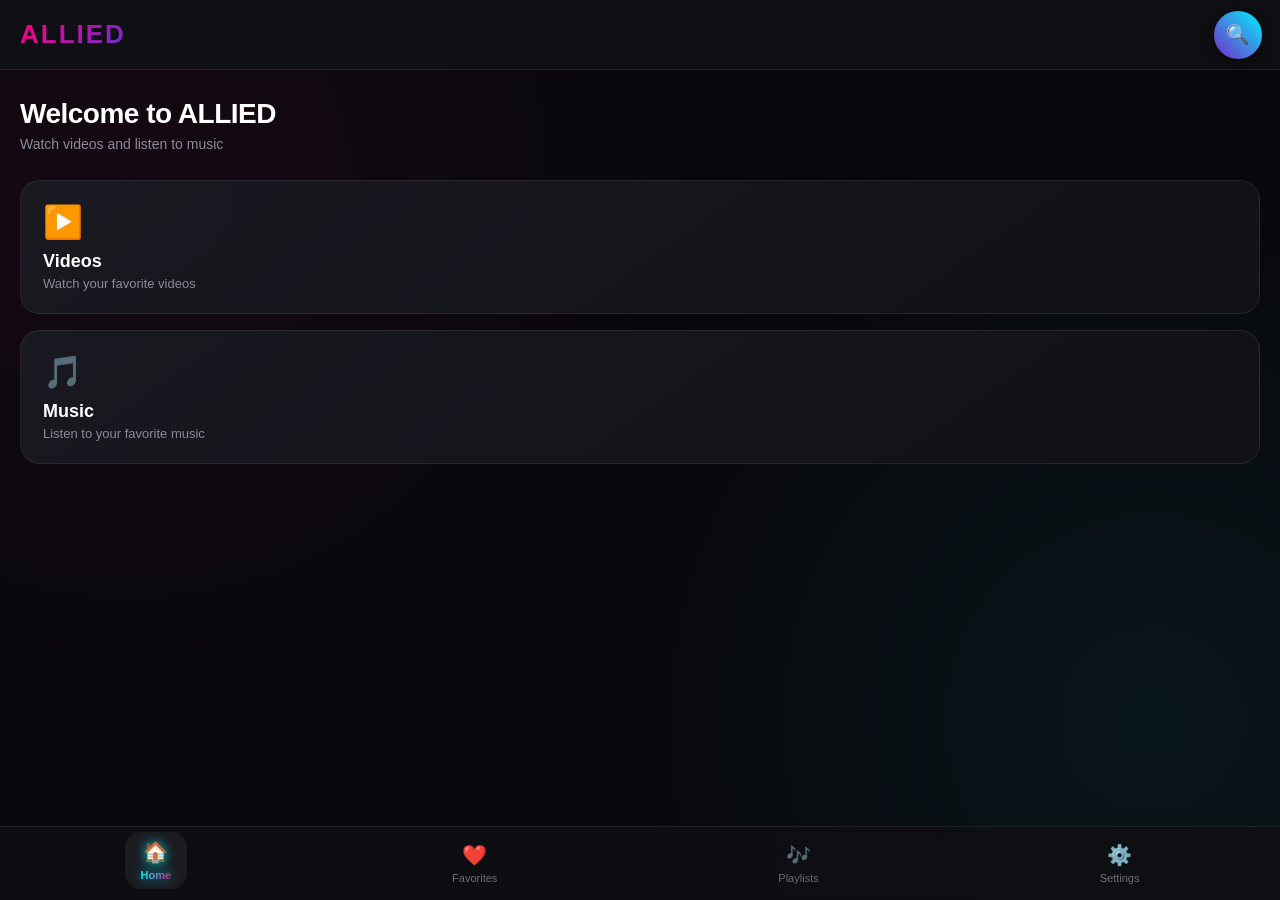
<file: index.html>
<!DOCTYPE html>
<html lang="en">
<head>
    <meta charset="UTF-8">
    <meta name="viewport" content="width=device-width, initial-scale=1.0">

    <title>ALLIED</title>

    <link rel="stylesheet" href="style.css">
</head>

<body>

    <header class="header">
        <div class="logo">ALLIED</div>

        <button class="search-btn" onclick="openSearch()">
            🔍
        </button>
    </header>

    <main class="home">

        <h1>Welcome to ALLIED</h1>

        <p class="subtitle">
            Watch videos and listen to music
        </p>

        <div class="cards">

            <button class="main-card" onclick="openVideos()">
                <span>▶️</span>
                <strong>Videos</strong>
                <small>Watch your favorite videos</small>
            </button>

            <button class="main-card" onclick="openMusic()">
                <span>🎵</span>
                <strong>Music</strong>
                <small>Listen to your favorite music</small>
            </button>

        </div>

    </main>

    <nav class="bottom-nav">

        <button onclick="goHome()">
            🏠
            <span>Home</span>
        </button>

        <button onclick="openFavorites()">
            ❤️
            <span>Favorites</span>
        </button>

        <button onclick="openPlaylists()">
    🎶
    <span>Playlists</span>
        </button>

        <button onclick="openSettings()">
            ⚙️
            <span>Settings</span>
        </button>

    </nav>

    <script src="script.js"></script>

</body>
</html>
</file>
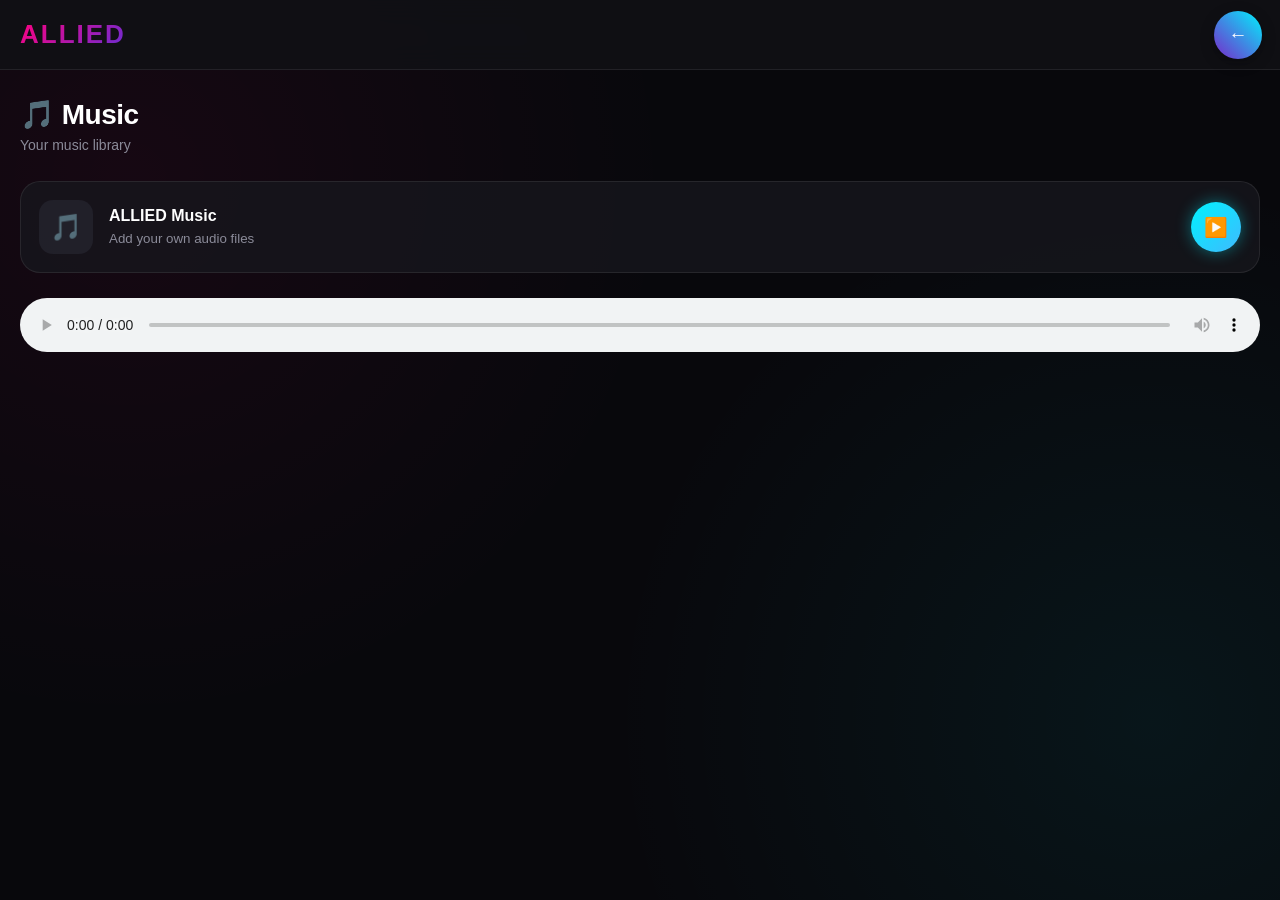
<file: music.html>
<!DOCTYPE html>
<html lang="en">

<head>

    <meta charset="UTF-8">

    <meta name="viewport"
          content="width=device-width, initial-scale=1.0">

    <title>ALLIED Music</title>

    <link rel="stylesheet"
          href="style.css">

</head>

<body>

<header class="header">

    <div class="logo">
        ALLIED
    </div>

    <button
        class="search-btn"
        onclick="history.back()">
        ←
    </button>

</header>


<main class="home">

    <h1>🎵 Music</h1>

    <p class="subtitle">
        Your music library
    </p>


    <div class="music-card">

        <div class="music-icon">
            🎵
        </div>

        <div class="music-details">

            <strong>
                ALLIED Music
            </strong>

            <small>
                Add your own audio files
            </small>

        </div>

        <button
            id="playButton"
            onclick="toggleMusic()">

            ▶️

        </button>

    </div>


    <audio
        id="audioPlayer"
        controls
        preload="metadata">

        <source
            src="sample.mp3"
            type="audio/mpeg">

        Your browser does not support audio.

    </audio>

</main>


<script>

 const audio = document.getElementById("audioPlayer");
const button = document.getElementById("playButton");

function updateButton() {
    button.textContent = audio.paused ? "▶️" : "⏸️";
}

function setupMediaSession() {

    if (!("mediaSession" in navigator)) {
        return;
    }

    navigator.mediaSession.metadata = new MediaMetadata({
        title: "ALLIED Music",
        artist: "ALLIED",
        album: "ALLIED",
        artwork: [
            {
                src: "icon.png",
                sizes: "512x512",
                type: "image/png"
            }
        ]
    });

    navigator.mediaSession.setActionHandler(
        "play",
        function () {
            audio.play();
        }
    );

    navigator.mediaSession.setActionHandler(
        "pause",
        function () {
            audio.pause();
        }
    );

    navigator.mediaSession.setActionHandler(
        "seekbackward",
        function () {
            audio.currentTime =
                Math.max(0, audio.currentTime - 10);
        }
    );

    navigator.mediaSession.setActionHandler(
        "seekforward",
        function () {
            audio.currentTime =
                Math.min(
                    audio.duration || Infinity,
                    audio.currentTime + 10
                );
        }
    );
}

function toggleMusic() {

    if (audio.paused) {

        audio.play()
            .then(function () {
                updateButton();
            })
            .catch(function (error) {
                console.log(error);
            });

    } else {

        audio.pause();
        updateButton();

    }
}

audio.addEventListener("play", updateButton);
audio.addEventListener("pause", updateButton);

audio.addEventListener("ended", function () {
    updateButton();

    if ("mediaSession" in navigator) {
        navigator.mediaSession.playbackState = "none";
    }
});

audio.addEventListener("playing", function () {

    if ("mediaSession" in navigator) {
        navigator.mediaSession.playbackState = "playing";
    }

});

audio.addEventListener("pause", function () {

    if ("mediaSession" in navigator) {
        navigator.mediaSession.playbackState = "paused";
    }

});

setupMediaSession();
updateButton();
</script>

</body>

</html>
</file>
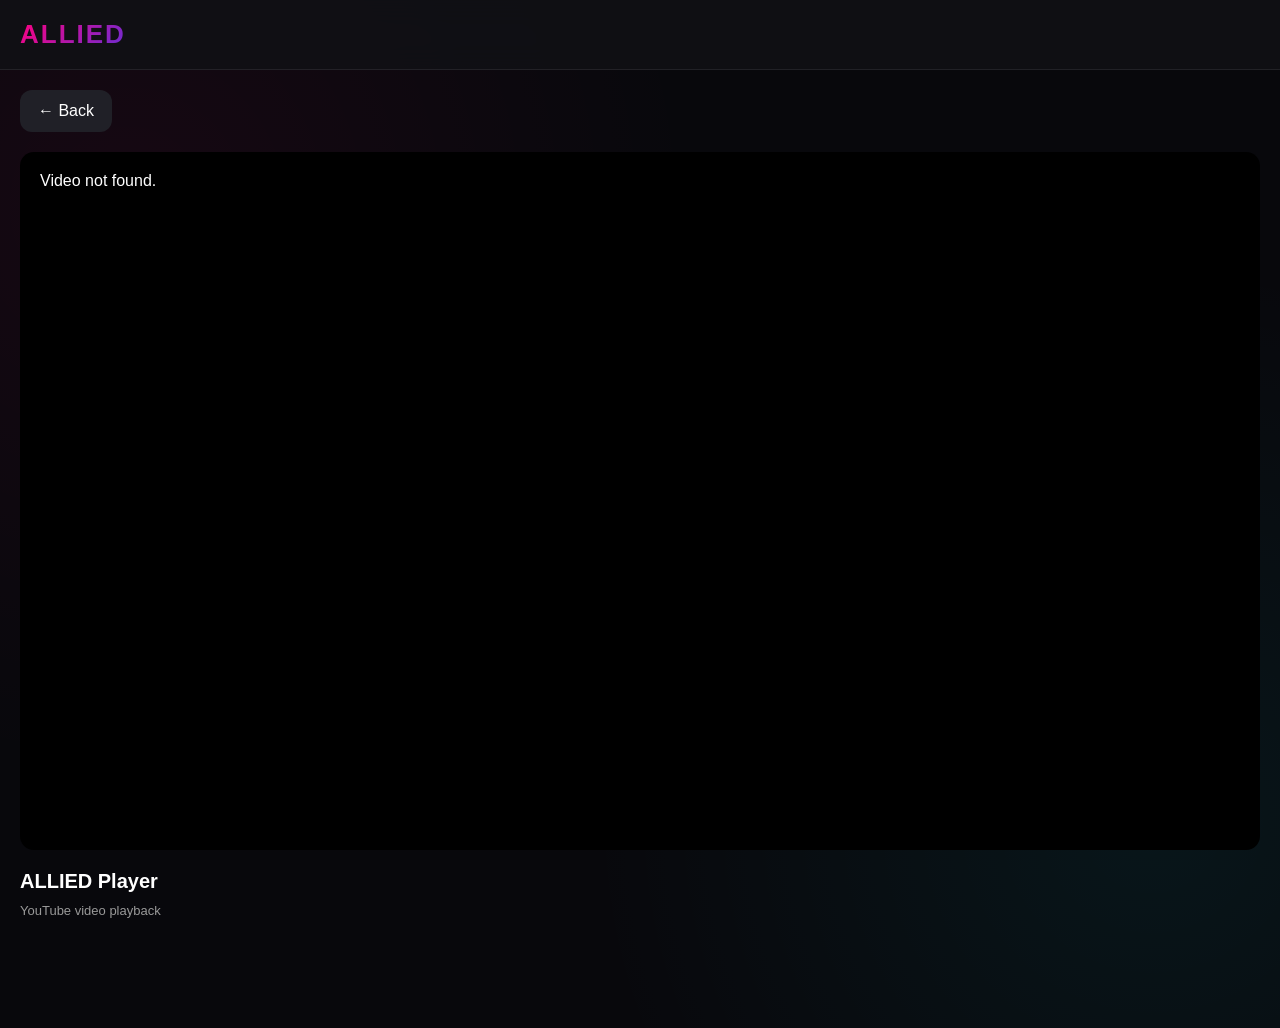
<file: player.html>
<!DOCTYPE html>
<html lang="en">
<head>
    <meta charset="UTF-8">
    <meta name="viewport"
          content="width=device-width, initial-scale=1.0">

    <title>ALLIED Player</title>

    <link rel="stylesheet" href="style.css">

    <style>
        .player-page {
            padding: 20px;
        }

        .back-button {
            background: #202027;
            color: white;
            border: none;
            border-radius: 12px;
            padding: 12px 18px;
            font-size: 16px;
            margin-bottom: 20px;
        }

        .player-container {
            width: 100%;
            aspect-ratio: 16 / 9;
            background: black;
            border-radius: 14px;
            overflow: hidden;
        }

        #player {
            width: 100%;
            height: 100%;
        }

        .player-title {
            margin-top: 20px;
            font-size: 20px;
            font-weight: bold;
        }

        .player-note {
            margin-top: 10px;
            color: #999;
            font-size: 13px;
        }
    </style>
</head>

<body>

<header class="header">

    <div class="logo">ALLIED</div>

</header>


<main class="player-page">

    <button
        class="back-button"
        onclick="history.back()">
        ← Back
    </button>


    <div class="player-container">

        <div id="player"></div>

    </div>


    <div class="player-title">
        ALLIED Player
    </div>

    <div class="player-note">
        YouTube video playback
    </div>

</main>


<script>

const params =
    new URLSearchParams(window.location.search);

const videoId =
    params.get("id");


if (!videoId) {

    document.getElementById("player").innerHTML =
        "<p style='color:white;padding:20px'>Video not found.</p>";

} else {

    const tag =
        document.createElement("script");

    tag.src =
        "https://www.youtube.com/iframe_api";

    document.head.appendChild(tag);

}


let alliedPlayer;


function onYouTubeIframeAPIReady() {

    alliedPlayer =
        new YT.Player("player", {

            videoId: videoId,

            playerVars: {

                autoplay: 1,

                playsinline: 1,

                rel: 0

            },

            events: {

                onReady: function(event) {

                    event.target.playVideo();

                }

            }

        });

}

</script>

</body>
</html>
</file>
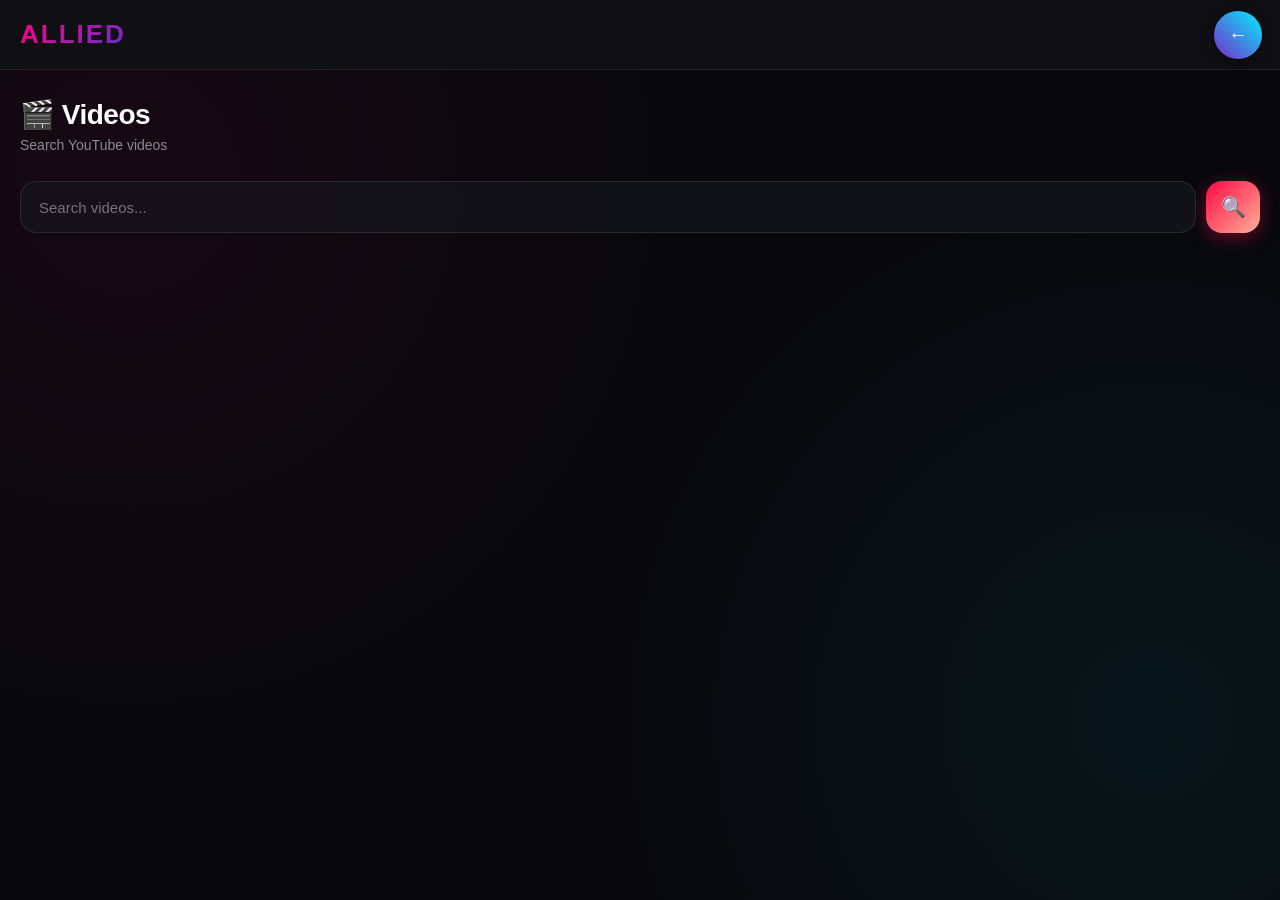
<file: videos.html>
<!DOCTYPE html>
<html lang="en">
<head>
    <meta charset="UTF-8">
    <meta name="viewport" content="width=device-width, initial-scale=1.0">

    <title>ALLIED Videos</title>

    <link rel="stylesheet" href="style.css">
</head>

<body>

<header class="header">

    <div class="logo">ALLIED</div>

    <button class="search-btn" onclick="history.back()">
        ←
    </button>

</header>


<main class="home">

    <h1>🎬 Videos</h1>

    <p class="subtitle">
        Search YouTube videos
    </p>


    <div class="search-box">

        <input
            id="searchInput"
            type="text"
            placeholder="Search videos..."
        >

        <button onclick="searchYouTube()">
            🔍
        </button>

    </div>


    <div id="loading"></div>

    <div id="results"></div>

</main>


<script>

const API_KEY = "AIzaSyAYrOmSmLjS4iuRssfE1HzjIsAch9NAivE ";


async function searchYouTube() {

    const query =
        document.getElementById("searchInput").value.trim();

    const results =
        document.getElementById("results");

    const loading =
        document.getElementById("loading");


    if (!query) {

        alert("Please enter a search");

        return;
    }


    loading.innerHTML = "🔄 Searching...";

    results.innerHTML = "";


    const url =
        "https://www.googleapis.com/youtube/v3/search" +
        "?part=snippet" +
        "&q=" + encodeURIComponent(query) +
        "&type=video" +
        "&maxResults=10" +
        "&key=" + API_KEY;


    try {

        const response = await fetch(url);

        const data = await response.json();


        loading.innerHTML = "";


        if (data.error) {

            console.log(data.error);

            results.innerHTML =
                "<p>❌ YouTube API error</p>";

            return;
        }


        data.items.forEach(item => {

            const videoId =
                item.id.videoId;

            const title =
                item.snippet.title;

            const thumbnail =
                item.snippet.thumbnails.medium.url;


            const card =
                document.createElement("div");

            card.className =
                "video-card";


            card.innerHTML = `

                <img
                    src="${thumbnail}"
                    alt=""
                >

                <div class="video-info">

                    <h3>${title}</h3>

                    <p>
                        ${item.snippet.channelTitle}
                    </p>

                </div>

            `;


            card.onclick = function() {

                openVideo(videoId);

            };


            results.appendChild(card);

        });


    } catch (error) {

        loading.innerHTML = "";

        results.innerHTML =
            "<p>❌ Network error</p>";

        console.log(error);

    }

}


function openVideo(videoId) {

    window.location.href =
        "player.html?id=" +
        encodeURIComponent(videoId);

}

</script>

</body>
</html>
</file>
<file: style.css>
* {
    box-sizing: border-box;
    margin: 0;
    padding: 0;
    font-family: 'Segoe UI', -apple-system, BlinkMacSystemFont, Roboto, sans-serif;
}

body {
    background: #08080c;
    color: #ffffff;
    min-height: 100vh;
    padding-bottom: 90px;
    background-image: 
        radial-gradient(circle at 10% 20%, rgba(255, 0, 128, 0.06) 0%, transparent 40%),
        radial-gradient(circle at 90% 80%, rgba(0, 242, 254, 0.06) 0%, transparent 40%);
}

/* Header */

.header {
    height: 70px;
    background: rgba(17, 17, 22, 0.85);
    backdrop-filter: blur(14px);
    display: flex;
    align-items: center;
    justify-content: space-between;
    padding: 0 20px;
    position: sticky;
    top: 0;
    z-index: 10;
    border-bottom: 1px solid rgba(255, 255, 255, 0.08);
}

.logo {
    font-size: 26px;
    font-weight: 900;
    letter-spacing: 2px;
    background: linear-gradient(135deg, #ff007f, #7928ca, #00f2fe);
    background-size: 200% auto;
    -webkit-background-clip: text;
    -webkit-text-fill-color: transparent;
    animation: shineFlow 4s linear infinite;
}

@keyframes shineFlow {
    to { background-position: 200% center; }
}

/* 1. Header Search Button: Pulsing Rainbow Ring */

.search-btn {
    width: 44px;
    height: 44px;
    border: none;
    border-radius: 50%;
    background: #14141b;
    color: #fff;
    font-size: 19px;
    cursor: pointer;
    position: relative;
    display: flex;
    align-items: center;
    justify-content: center;
    z-index: 1;
    box-shadow: 0 4px 15px rgba(0, 0, 0, 0.4);
    transition: transform 0.3s cubic-bezier(0.34, 1.56, 0.64, 1);
}

.search-btn::before {
    content: '';
    position: absolute;
    inset: -2px;
    border-radius: 50%;
    background: linear-gradient(45deg, #ff0055, #7928ca, #00f2fe, #ff0055);
    background-size: 300% 300%;
    z-index: -1;
    animation: rotateBorder 3s linear infinite;
}

@keyframes rotateBorder {
    0% { background-position: 0% 50%; }
    50% { background-position: 100% 50%; }
    100% { background-position: 0% 50%; }
}

.search-btn:hover {
    transform: scale(1.15) rotate(15deg);
    box-shadow: 0 0 20px rgba(121, 40, 202, 0.7);
}

.search-btn:active {
    transform: scale(0.92);
}

/* Home */

.home {
    padding: 28px 20px;
}

.home h1 {
    font-size: 28px;
    font-weight: 800;
    margin-bottom: 6px;
    letter-spacing: -0.5px;
}

.subtitle {
    color: #8b8b99;
    font-size: 14px;
    margin-bottom: 28px;
}

/* 2. Search Box & Submit Button: Neon Glow Bar */

.search-box {
    display: flex;
    gap: 10px;
    margin: 20px 0;
}

.search-box input {
    flex: 1;
    height: 52px;
    border: 1px solid rgba(255, 255, 255, 0.1);
    border-radius: 16px;
    background: rgba(22, 22, 30, 0.7);
    backdrop-filter: blur(8px);
    color: white;
    padding: 0 18px;
    font-size: 15px;
    outline: none;
    transition: all 0.3s ease;
}

.search-box input:focus {
    border-color: #ff007f;
    box-shadow: 0 0 18px rgba(255, 0, 127, 0.35);
    background: rgba(26, 26, 36, 0.9);
}

.search-box button {
    width: 54px;
    height: 52px;
    border: none;
    border-radius: 16px;
    background: linear-gradient(135deg, #ff0844 0%, #ffb199 50%, #ff0844 100%);
    background-size: 200% 200%;
    color: white;
    font-size: 20px;
    cursor: pointer;
    box-shadow: 0 4px 18px rgba(255, 8, 68, 0.4);
    animation: gradientShift 3s ease infinite;
    transition: transform 0.25s ease, box-shadow 0.25s ease;
}

@keyframes gradientShift {
    0% { background-position: 0% 50%; }
    50% { background-position: 100% 50%; }
    100% { background-position: 0% 50%; }
}

.search-box button:hover {
    transform: translateY(-2px) scale(1.05);
    box-shadow: 0 8px 25px rgba(255, 8, 68, 0.7);
}

.search-box button:active {
    transform: scale(0.95);
}

/* Video Card */

.video-card {
    display: flex;
    gap: 14px;
    margin-bottom: 18px;
    padding: 12px;
    border-radius: 16px;
    background: rgba(23, 23, 29, 0.7);
    border: 1px solid rgba(255, 255, 255, 0.05);
    cursor: pointer;
    transition: all 0.3s cubic-bezier(0.25, 0.8, 0.25, 1);
}

.video-card:hover {
    transform: translateY(-4px);
    background: rgba(30, 30, 40, 0.8);
    border-color: rgba(0, 242, 254, 0.3);
    box-shadow: 0 10px 24px rgba(0, 0, 0, 0.5), 0 0 15px rgba(0, 242, 254, 0.15);
}

.video-card img {
    width: 130px;
    height: 80px;
    object-fit: cover;
    border-radius: 12px;
}

.video-info {
    flex: 1;
}

.video-info h3 {
    color: white;
    font-size: 15px;
    line-height: 1.35;
    margin-bottom: 6px;
}

.video-info p {
    color: #8b8b99;
    font-size: 12px;
}

/* 3. Main Action Cards: Floating Glassmorphism */

.cards {
    display: flex;
    flex-direction: column;
    gap: 16px;
}

.main-card {
    width: 100%;
    min-height: 120px;
    border: 1px solid rgba(255, 255, 255, 0.08);
    border-radius: 20px;
    background: linear-gradient(145deg, rgba(28, 28, 36, 0.85), rgba(18, 18, 24, 0.85));
    backdrop-filter: blur(10px);
    color: white;
    text-align: left;
    padding: 22px;
    cursor: pointer;
    position: relative;
    overflow: hidden;
    transition: all 0.35s ease;
}

.main-card::after {
    content: '';
    position: absolute;
    inset: 0;
    background: linear-gradient(120deg, transparent 30%, rgba(255, 255, 255, 0.1) 50%, transparent 70%);
    transform: translateX(-100%);
    transition: transform 0.6s ease;
}

.main-card:hover {
    transform: translateY(-4px);
    border-color: rgba(255, 0, 127, 0.4);
    box-shadow: 0 12px 28px rgba(0, 0, 0, 0.6), 0 0 20px rgba(255, 0, 127, 0.2);
}

.main-card:hover::after {
    transform: translateX(100%);
}

.main-card:active {
    transform: scale(0.98);
}

.main-card span {
    display: block;
    font-size: 32px;
    margin-bottom: 10px;
}

.main-card strong {
    display: block;
    font-size: 18px;
    margin-bottom: 4px;
}

.main-card small {
    color: #8b8b99;
    font-size: 13px;
}

/* 4. Music Play Button: Cosmic Aurora Pulse */

.music-card {
    display: flex;
    align-items: center;
    gap: 16px;
    padding: 18px;
    margin-top: 20px;
    background: rgba(23, 23, 29, 0.8);
    border: 1px solid rgba(255, 255, 255, 0.08);
    border-radius: 20px;
}

.music-icon {
    width: 54px;
    height: 54px;
    display: flex;
    align-items: center;
    justify-content: center;
    background: rgba(40, 40, 52, 0.6);
    border-radius: 14px;
    font-size: 26px;
}

.music-details {
    flex: 1;
}

.music-details strong {
    display: block;
    font-size: 16px;
    margin-bottom: 4px;
}

.music-details small {
    color: #8b8b99;
}

.music-card button {
    width: 50px;
    height: 50px;
    border: none;
    border-radius: 50%;
    background: linear-gradient(135deg, #00f2fe, #4facfe, #6b11ff);
    background-size: 250% 250%;
    color: white;
    font-size: 19px;
    cursor: pointer;
    box-shadow: 0 0 16px rgba(0, 242, 254, 0.4);
    animation: rotateBorder 4s ease infinite alternate;
    transition: transform 0.3s cubic-bezier(0.175, 0.885, 0.32, 1.275), box-shadow 0.3s ease;
}

.music-card button:hover {
    transform: scale(1.18);
    box-shadow: 0 0 28px rgba(0, 242, 254, 0.85);
}

.music-card button:active {
    transform: scale(0.9);
}

#audioPlayer {
    width: 100%;
    margin-top: 25px;
}

/* 5. Bottom Navigation: Neon Glow Indicators */

.bottom-nav {
    position: fixed;
    left: 0;
    right: 0;
    bottom: 0;
    height: 74px;
    background: rgba(15, 15, 20, 0.88);
    backdrop-filter: blur(16px);
    border-top: 1px solid rgba(255, 255, 255, 0.08);
    display: flex;
    justify-content: space-around;
    align-items: center;
    z-index: 20;
}

.bottom-nav button {
    background: transparent;
    border: none;
    color: #6d6d7a;
    font-size: 20px;
    display: flex;
    flex-direction: column;
    align-items: center;
    gap: 5px;
    cursor: pointer;
    padding: 8px 16px;
    border-radius: 16px;
    transition: all 0.3s cubic-bezier(0.2, 0.8, 0.2, 1);
}

.bottom-nav button span {
    font-size: 11px;
    font-weight: 500;
}

/* Active & Hover States for Nav Buttons */
.bottom-nav button:first-child,
.bottom-nav button:hover {
    color: #fff;
    background: rgba(255, 255, 255, 0.06);
    transform: translateY(-3px);
    text-shadow: 0 0 12px rgba(0, 242, 254, 0.8);
}

.bottom-nav button:first-child span,
.bottom-nav button:hover span {
    background: linear-gradient(90deg, #00f2fe, #ff007f);
    -webkit-background-clip: text;
    -webkit-text-fill-color: transparent;
    font-weight: 700;
}

.bottom-nav button:active {
    transform: scale(0.92);
}

/* Responsive */

@media (max-width: 400px) {
    .home h1 {
        font-size: 24px;
    }

    .logo {
        font-size: 22px;
    }
}
</file>
